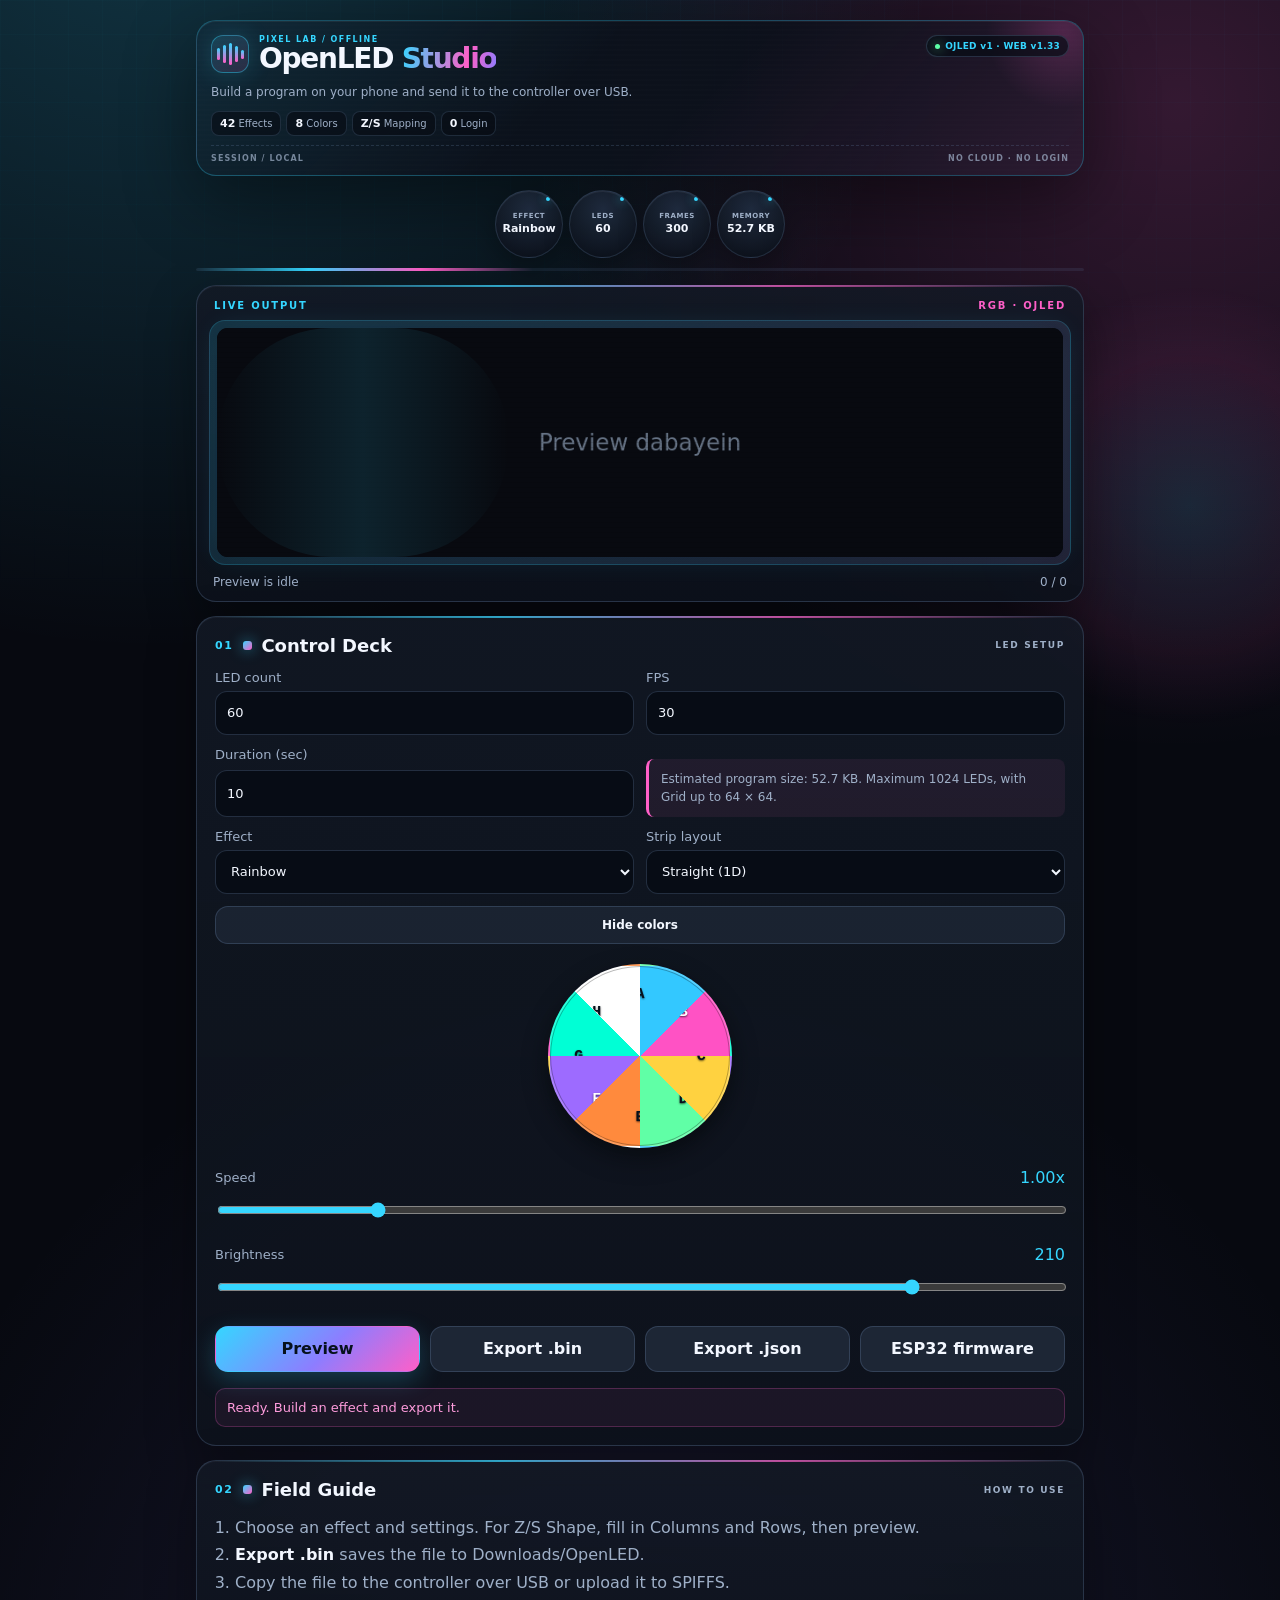
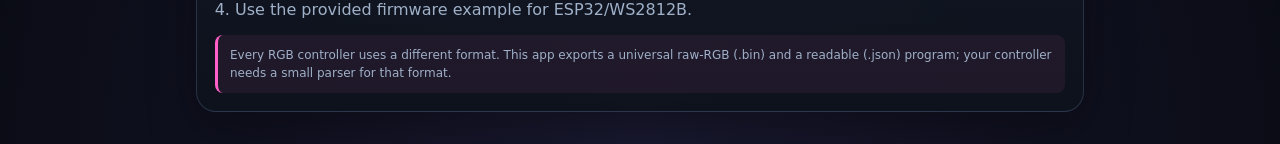
<file: index.html>
<!doctype html>
<html lang="en">
<head>
  <meta charset="utf-8">
  <meta name="viewport" content="width=device-width, initial-scale=1, viewport-fit=cover">
  <meta name="theme-color" content="#070910">
  <title>OpenLED Studio — Free Offline RGB LED Program Designer</title>
  <meta name="description" content="Free offline LED effect studio. Build animated RGB programs on your phone and export OJLED .bin or .json files.">
  <meta name="keywords" content="LED, WS2812B, RGB, LED effects, OJLED, offline LED app, LED program designer, PWA">
  <meta name="robots" content="index, follow, max-image-preview:large">
  <meta name="google-site-verification" content="Swc5teiXD9Dpl1-2vFuk5kB1vmZibPCjsDLADtXdMlU" />
  <link rel="canonical" href="https://rohitprajapati487.github.io/openled-studio/">
  <meta property="og:type" content="website">
  <meta property="og:url" content="https://rohitprajapati487.github.io/openled-studio/">
  <meta property="og:title" content="OpenLED Studio — Free Offline RGB LED Program Designer">
  <meta property="og:description" content="Design animated RGB LED programs offline and export OJLED .bin or .json files.">
  <meta property="og:image" content="https://rohitprajapati487.github.io/openled-studio/icons/icon-512.png">
  <meta property="og:image:width" content="512">
  <meta property="og:image:height" content="512">
  <meta property="og:image:alt" content="OpenLED Studio app icon">
  <meta name="twitter:card" content="summary_large_image">
  <meta name="twitter:title" content="OpenLED Studio — Free Offline RGB LED Program Designer">
  <meta name="twitter:description" content="Design animated RGB LED programs offline and export OJLED .bin or .json files.">
  <meta name="twitter:image" content="https://rohitprajapati487.github.io/openled-studio/icons/icon-512.png">
  <meta name="apple-mobile-web-app-capable" content="yes">
  <meta name="apple-mobile-web-app-status-bar-style" content="black-translucent">
  <link rel="manifest" href="manifest.webmanifest?v=40">
  <link rel="icon" href="icons/icon-192.png">
  <link rel="apple-touch-icon" href="icons/icon-192.png">
  <link rel="stylesheet" href="styles.css?v=40">
  <script type="application/ld+json">
    {
      "@context": "https://schema.org",
      "@type": "WebApplication",
      "name": "OpenLED Studio",
      "url": "https://rohitprajapati487.github.io/openled-studio/",
      "description": "Free offline LED effect studio for building animated RGB programs and exporting OJLED .bin or .json files.",
      "applicationCategory": "MultimediaApplication",
      "operatingSystem": "Any modern web browser",
      "browserRequirements": "Requires JavaScript and Service Workers",
      "isAccessibleForFree": true,
      "offers": {
        "@type": "Offer",
        "price": "0",
        "priceCurrency": "USD"
      },
      "featureList": ["42 effects", "8 colors", "3D text", "OJLED binary export", "JSON export", "Offline PWA"]
    }
  </script>
</head>
<body>
  <main class="app">
    <header class="hero">
      <span class="hero-noise" aria-hidden="true"></span>
      <div class="brand-row">
        <div class="brand">
          <div class="mark" aria-hidden="true"><i></i><i></i><i></i><i></i><i></i></div>
          <div>
            <span class="kicker">PIXEL LAB / OFFLINE</span>
            <h1>OpenLED <em>Studio</em></h1>
          </div>
        </div>
        <span class="badge"><i class="live-dot"></i> OJLED v1 · WEB v1.33</span>
      </div>
      <p class="tagline">Build a program on your phone and send it to the controller over USB.</p>
      <div class="chips" aria-label="App features">
        <span><b>42</b> Effects</span>
        <span><b>8</b> Colors</span>
        <span><b>Z/S</b> Mapping</span>
        <span><b>0</b> Login</span>
      </div>
      <div class="hero-rail"><span>SESSION / LOCAL</span><span>NO CLOUD · NO LOGIN</span></div>
    </header>

    <section class="telemetry" aria-label="Live program stats">
      <div class="stat"><span>Effect</span><strong id="statEffect">Rainbow</strong></div>
      <div class="stat"><span>LEDs</span><strong id="statLeds">60</strong></div>
      <div class="stat"><span>Frames</span><strong id="statFrames">300</strong></div>
      <div class="stat"><span>Memory</span><strong id="statMemory">54.0 KB</strong></div>
    </section>
    <div class="signal-line" aria-hidden="true"><i></i></div>

    <section class="card preview-card">
      <div class="console-label"><span>LIVE OUTPUT</span><span>RGB · OJLED</span></div>
      <div class="screen">
        <canvas id="preview" width="960" height="260"></canvas>
        <span class="scan" aria-hidden="true"></span>
      </div>
      <div class="preview-foot">
        <span id="previewInfo">Preview is idle</span>
        <span id="frameInfo">0 / 0</span>
      </div>
    </section>

    <section class="card">
      <div class="section-head">
        <span class="section-index">01</span>
        <h2>Control Deck</h2>
        <span class="section-tag">LED SETUP</span>
      </div>
      <div class="grid">
        <label>LED count
          <input id="leds" type="number" min="1" max="1024" step="1" value="60" inputmode="numeric">
        </label>
        <label>FPS
          <input id="fps" type="number" min="1" max="60" value="30" inputmode="numeric">
        </label>
        <label>Duration (sec)
          <input id="seconds" type="number" min="1" max="120" value="10" inputmode="numeric">
        </label>
        <p id="sizeInfo" class="note">Estimated program size: 0 B. Maximum 1024 LEDs, with Grid up to 64 × 64.</p>
        <label>Effect
          <select id="effect">
            <option value="STATIC">Static</option>
            <option value="RAINBOW" selected>Rainbow</option>
            <option value="CHASE">Chase</option>
            <option value="BREATHE">Breathe</option>
            <option value="WIPE">Color Wipe</option>
            <option value="SPARKLE">Sparkle</option>
            <option value="WAVE">Wave</option>
            <option value="METEOR">Meteor</option>
            <option value="FIRE">Fire</option>
            <option value="PLASMA">Plasma</option>
            <option value="RIPPLE">Ripple</option>
            <option value="SCANNER">Scanner</option>
            <option value="KALEIDO">Kaleido</option>
            <option value="MATRIX">Matrix</option>
            <option value="AURORA">Aurora</option>
            <option value="LAVA">Lava</option>
            <option value="STROBE">Strobe</option>
            <option value="SPIRAL">Spiral</option>
            <option value="SNOW">Snow</option>
            <option value="CIRCUIT">Circuit</option>
            <option value="SUNRISE">Sunrise</option>
            <option value="THUNDER">Thunder</option>
            <option value="NEON">Neon</option>
            <option value="BOUNCE">Bounce</option>
            <option value="COMET">Comet</option>
            <option value="WATER">Water</option>
            <option value="SMOKE">Smoke</option>
            <option value="RADAR">Radar</option>
            <option value="GRIDWAVE">Gridwave</option>
            <option value="LASER">Laser</option>
            <option value="CLOCK">Clock</option>
            <option value="HEARTBEAT">Heartbeat</option>
            <option value="WIND">Wind</option>
            <option value="VOLCANO">Volcano</option>
            <option value="BUBBLES">Bubbles</option>
            <option value="CHECKER">Checker</option>
            <option value="ZOOM">Zoom</option>
            <option value="DNA">DNA</option>
            <option value="FLAG">Flag</option>
            <option value="GALAXY">Galaxy</option>
            <option value="TRAFFIC">Traffic</option>
            <option value="TEXT3D">3D Name (running text)</option>
            <option value="PIXEL3D">3D Pixel Art (draw your own)</option>
            <option value="CUBE3D">3D Cube (rotating)</option>
            <option value="TUNNEL3D">3D Tunnel (moving)</option>
            <option value="SPHERE3D">3D Sphere (rotating)</option>
            <option value="CUSTOM">Custom (your own effect)</option>
          </select>
        </label>
        <label id="textField" class="hidden">3D Name / Text
          <input id="effectText" type="text" maxlength="24" value="OPENLED" spellcheck="false" autocapitalize="characters" autocomplete="off">
        </label>
        <label id="textDirField" class="hidden">Text direction
          <select id="textDir">
            <option value="RIGHT_LEFT">Right → Left</option>
            <option value="LEFT_RIGHT">Left → Right</option>
            <option value="TOP_BOTTOM">Top → Bottom</option>
            <option value="BOTTOM_TOP">Bottom → Top</option>
          </select>
        </label>
        <label id="textDepthField" class="hidden">3D depth
          <input id="textDepth" type="range" min="1" max="8" value="3">
        </label>
        <label id="textScaleField" class="hidden">Text size
          <input id="textScale" type="range" min="1" max="3" value="1">
        </label>
        <label id="textSpacingField" class="hidden">Letter spacing
          <input id="textSpacing" type="range" min="0" max="3" value="1">
        </label>
        <label id="textOffsetXField" class="hidden">X position
          <input id="textOffsetX" type="range" min="-32" max="32" value="0">
        </label>
        <label id="textOffsetYField" class="hidden">Y position
          <input id="textOffsetY" type="range" min="-32" max="32" value="0">
        </label>
        <p id="textHint" class="hidden note">A-Z, 0-9, space and . ! ? : - are supported. Use direction, X/Y position, depth and size to build the 3D text you want. For full depth, keep Rows 7+ for horizontal and Columns 7+ for vertical.</p>
        <div id="pixelField" class="hidden pixel-wrap">
          <div class="pixel-head">
            <span>3D PIXEL ART</span>
            <span class="pixel-actions">
              <button id="pixelClear" type="button">Clear</button>
              <button id="pixelSample" type="button">Sample</button>
            </span>
          </div>
          <div id="pixelEditor" class="pixel-editor" role="grid" aria-label="3D pixel art editor"></div>
          <input id="pixelPattern" type="hidden" value="">
          <p class="note">Tap or drag cells to draw. Your art is extruded into 3D and exported with the program.</p>
        </div>
        <label>Strip layout
          <select id="layout">
            <option value="LINE">Straight (1D)</option>
            <option value="ZIGZAG_Z">Z Shape</option>
            <option value="SNAKE_S">S Shape</option>
            <option value="GRID">Grid</option>
          </select>
        </label>
        <label id="colsField" class="hidden">Columns
          <input id="cols" type="number" min="1" max="64" step="1" value="10" inputmode="numeric">
        </label>
        <label id="rowsField" class="hidden">Rows
          <input id="rows" type="number" min="1" max="64" step="1" value="8" inputmode="numeric">
        </label>
        <button id="colorsToggle" class="colors-toggle" type="button" aria-controls="colorFields" aria-expanded="true">Hide colors</button>
        <div id="colorFields" class="color-wheel-wrap">
          <div id="colorWheel" class="color-wheel" role="group" aria-label="Colors A to H">
            <label id="swatchA" class="wheel-segment" data-letter="A" title="Color A" aria-label="Color A" style="--x:50%;--y:16%;--ink:#07111c">
              <input id="colorA" type="color" value="#33c8ff" aria-label="Color A">
            </label>
            <label id="swatchB" class="wheel-segment" data-letter="B" title="Color B" aria-label="Color B" style="--x:74%;--y:26%;--ink:#fff">
              <input id="colorB" type="color" value="#ff52c4" aria-label="Color B">
            </label>
            <label id="swatchC" class="wheel-segment" data-letter="C" title="Color C" aria-label="Color C" style="--x:84%;--y:50%;--ink:#07111c">
              <input id="colorC" type="color" value="#ffd240" aria-label="Color C">
            </label>
            <label id="swatchD" class="wheel-segment" data-letter="D" title="Color D" aria-label="Color D" style="--x:74%;--y:74%;--ink:#07111c">
              <input id="colorD" type="color" value="#60ffa6" aria-label="Color D">
            </label>
            <label id="swatchE" class="wheel-segment" data-letter="E" title="Color E" aria-label="Color E" style="--x:50%;--y:84%;--ink:#07111c">
              <input id="colorE" type="color" value="#ff8a3d" aria-label="Color E">
            </label>
            <label id="swatchF" class="wheel-segment" data-letter="F" title="Color F" aria-label="Color F" style="--x:26%;--y:74%;--ink:#fff">
              <input id="colorF" type="color" value="#9d6bff" aria-label="Color F">
            </label>
            <label id="swatchG" class="wheel-segment" data-letter="G" title="Color G" aria-label="Color G" style="--x:16%;--y:50%;--ink:#07111c">
              <input id="colorG" type="color" value="#00ffd5" aria-label="Color G">
            </label>
            <label id="swatchH" class="wheel-segment" data-letter="H" title="Color H" aria-label="Color H" style="--x:26%;--y:26%;--ink:#07111c">
              <input id="colorH" type="color" value="#ffffff" aria-label="Color H">
            </label>
          </div>
        </div>
        <label id="customField" class="hidden">Custom formula
          <textarea id="customCode" rows="4" spellcheck="false" autocapitalize="off" autocomplete="off">palette([a,b,c,d,e,f,g,h], x + y*0.35 - t*0.12)</textarea>
        </label>
        <div id="customPresets" class="hidden preset-row">
          <button type="button" data-preset="0">Rainbow</button>
          <button type="button" data-preset="1">Pulse</button>
          <button type="button" data-preset="2">Spark</button>
          <button type="button" data-preset="3">DIY</button>
        </div>
        <p id="customHint" class="hidden note">Variables: i, x, y, n, t, frame, fps, a, b, c, d, e, f, g, h. Helpers: sin, cos, abs, min, max, floor, sqrt, mix(a,b,v), palette(colors,p), hsv(h,s,v), random(). Output [r,g,b] or a 0-255 number.</p>
      </div>

      <div class="slider-row">
        <div class="slider-head">
          <label for="speed">Speed</label>
          <output id="speedOut">1.00x</output>
        </div>
        <input id="speed" type="range" min="10" max="500" value="100">
      </div>

      <div class="slider-row">
        <div class="slider-head">
          <label for="brightness">Brightness</label>
          <output id="brightnessOut">210</output>
        </div>
        <input id="brightness" type="range" min="0" max="255" value="210">
      </div>

      <div class="actions">
        <button id="previewBtn" class="primary" type="button">Preview</button>
        <button id="binBtn" type="button">Export .bin</button>
        <button id="jsonBtn" type="button">Export .json</button>
        <a id="firmwareLink" class="ghost" href="firmware/esp32_ws2812b.ino" download>ESP32 firmware</a>
      </div>

      <p id="status" class="status" role="status">Ready. Build an effect and export it.</p>
    </section>

    <section class="card help">
      <div class="section-head">
        <span class="section-index">02</span>
        <h2>Field Guide</h2>
        <span class="section-tag">HOW TO USE</span>
      </div>
      <ol>
        <li>Choose an effect and settings. For Z/S Shape, fill in Columns and Rows, then preview.</li>
        <li><b>Export .bin</b> saves the file to Downloads/OpenLED.</li>
        <li>Copy the file to the controller over USB or upload it to SPIFFS.</li>
        <li>Use the provided firmware example for ESP32/WS2812B.</li>
      </ol>
      <p class="note">Every RGB controller uses a different format. This app exports a universal raw-RGB (.bin) and a readable (.json) program; your controller needs a small parser for that format.</p>
    </section>
  </main>
  <script src="app.js?v=40"></script>
</body>
</html>
</file>
<file: styles.css>
:root {
  color-scheme: dark;
  --bg: #070910;
  --card: rgba(19, 25, 37, 0.86);
  --card-2: rgba(13, 18, 28, 0.92);
  --text: #f3f7ff;
  --muted: #9fb0c8;
  --accent: #35d6ff;
  --accent-2: #ff5fc8;
  --accent-3: #8d7dff;
  --border: rgba(112, 143, 184, 0.26);
}

* {
  box-sizing: border-box;
}

html,
body {
  margin: 0;
  min-height: 100%;
  background:
    radial-gradient(circle at 12% -8%, rgba(53, 214, 255, 0.22), transparent 36%),
    radial-gradient(circle at 92% 6%, rgba(255, 95, 200, 0.18), transparent 32%),
    radial-gradient(circle at 50% 100%, rgba(141, 125, 255, 0.14), transparent 42%),
    var(--bg);
  color: var(--text);
  font-family: system-ui, -apple-system, "Segoe UI", Roboto, sans-serif;
}

body::before {
  content: "";
  position: fixed;
  inset: 0;
  pointer-events: none;
  opacity: 0.28;
  background-image:
    linear-gradient(rgba(53, 214, 255, 0.08) 1px, transparent 1px),
    linear-gradient(90deg, rgba(53, 214, 255, 0.08) 1px, transparent 1px);
  background-size: 34px 34px;
  mask-image: linear-gradient(to bottom, #000, transparent 78%);
}

body::after {
  content: "";
  position: fixed;
  width: 34vw;
  height: 34vw;
  min-width: 260px;
  min-height: 260px;
  right: -10vw;
  top: 32vh;
  pointer-events: none;
  border-radius: 50%;
  background: radial-gradient(circle, rgba(53, 214, 255, 0.12), rgba(255, 95, 200, 0.06) 48%, transparent 72%);
}

.app {
  position: relative;
  z-index: 1;
  width: min(920px, 100%);
  margin: 0 auto;
  padding: 20px 16px calc(32px + env(safe-area-inset-bottom));
}

.hero {
  position: relative;
  overflow: hidden;
  padding: 14px 14px 12px;
  border: 1px solid rgba(53, 214, 255, 0.28);
  border-radius: 20px;
  background:
    linear-gradient(135deg, rgba(53, 214, 255, 0.12), transparent 42%),
    linear-gradient(315deg, rgba(255, 95, 200, 0.12), transparent 44%),
    rgba(12, 17, 27, 0.88);
  box-shadow: 0 24px 70px rgba(0, 0, 0, 0.42), inset 0 1px rgba(255, 255, 255, 0.06);
}

.hero::after {
  content: "";
  position: absolute;
  width: 160px;
  height: 160px;
  right: -60px;
  top: -70px;
  border-radius: 50%;
  background: radial-gradient(circle, rgba(255, 95, 200, 0.2), transparent 68%);
}

.hero-noise {
  position: absolute;
  inset: 0;
  pointer-events: none;
  opacity: 0.22;
  background: repeating-linear-gradient(
    to bottom,
    transparent 0,
    transparent 3px,
    rgba(255, 255, 255, 0.06) 4px,
    transparent 5px
  );
}

.brand-row {
  position: relative;
  z-index: 1;
  display: flex;
  align-items: flex-start;
  justify-content: space-between;
  gap: 16px;
}

.brand {
  display: flex;
  align-items: center;
  gap: 10px;
}

.mark {
  width: 38px;
  height: 38px;
  flex: none;
  display: flex;
  align-items: center;
  justify-content: center;
  gap: 3px;
  border: 1px solid rgba(53, 214, 255, 0.4);
  border-radius: 12px;
  background: linear-gradient(145deg, rgba(53, 214, 255, 0.16), rgba(255, 95, 200, 0.12));
  box-shadow: 0 0 24px rgba(53, 214, 255, 0.18);
}

.mark i {
  width: 3px;
  height: 12px;
  border-radius: 4px;
  background: linear-gradient(to top, var(--accent-2), var(--accent));
  animation: level 1.1s ease-in-out infinite alternate;
}

.mark i:nth-child(2) { animation-delay: 0.14s; height: 18px; }
.mark i:nth-child(3) { animation-delay: 0.28s; height: 22px; }
.mark i:nth-child(4) { animation-delay: 0.42s; height: 16px; }
.mark i:nth-child(5) { animation-delay: 0.56s; height: 9px; }

.kicker {
  display: block;
  margin-bottom: 1px;
  color: var(--accent);
  font-size: 8px;
  font-weight: 800;
  letter-spacing: 0.18em;
}

h1 {
  margin: 0;
  font-size: clamp(21px, 5vw, 28px);
  font-weight: 850;
  letter-spacing: -0.045em;
  line-height: 1.02;
}

h1 em {
  font-style: normal;
  background: linear-gradient(100deg, var(--accent), var(--accent-2) 70%, var(--accent-3));
  -webkit-background-clip: text;
  background-clip: text;
  color: transparent;
}

h2 {
  display: flex;
  align-items: center;
  gap: 9px;
  margin: 0 0 14px;
  font-size: 18px;
  color: var(--text);
}

h2::before {
  content: "";
  width: 9px;
  height: 9px;
  flex: none;
  border-radius: 3px;
  background: linear-gradient(135deg, var(--accent), var(--accent-2));
  box-shadow: 0 0 14px rgba(53, 214, 255, 0.6);
}

p {
  margin: 6px 0 0;
  color: var(--muted);
  line-height: 1.5;
}

.tagline {
  position: relative;
  z-index: 1;
  margin-top: 9px;
  font-size: 12px;
}

.badge {
  position: relative;
  z-index: 1;
  flex: none;
  display: inline-flex;
  align-items: center;
  gap: 5px;
  padding: 5px 8px;
  border: 1px solid var(--border);
  border-radius: 999px;
  color: var(--accent);
  font-size: 9px;
  font-weight: 750;
  letter-spacing: 0.03em;
  background: rgba(8, 13, 21, 0.72);
}

.live-dot {
  width: 5px;
  height: 5px;
  border-radius: 50%;
  background: #5dffa6;
  box-shadow: 0 0 12px #5dffa6;
  animation: blink 1.6s ease-in-out infinite;
}

.chips {
  position: relative;
  z-index: 1;
  display: flex;
  flex-wrap: wrap;
  gap: 5px;
  margin-top: 10px;
}

.chips span {
  padding: 5px 8px;
  border: 1px solid rgba(112, 143, 184, 0.22);
  border-radius: 8px;
  background: rgba(7, 11, 18, 0.58);
  color: var(--muted);
  font-size: 10px;
}

.chips b {
  color: var(--text);
  font-size: 11px;
}

.hero-rail {
  position: relative;
  z-index: 1;
  display: flex;
  justify-content: space-between;
  gap: 10px;
  margin-top: 9px;
  padding-top: 8px;
  border-top: 1px dashed rgba(112, 143, 184, 0.22);
  color: rgba(159, 176, 200, 0.72);
  font-size: 8px;
  font-weight: 800;
  letter-spacing: 0.14em;
}

.telemetry {
  display: flex;
  flex-wrap: nowrap;
  justify-content: center;
  gap: 6px;
  margin-top: 14px;
}

.stat {
  position: relative;
  display: flex;
  flex-direction: column;
  align-items: center;
  justify-content: center;
  gap: 2px;
  width: clamp(58px, 16vw, 68px);

  height: clamp(58px, 16vw, 68px);
  min-height: 0;
  padding: 8px 5px;
  overflow: hidden;
  border: 1px solid rgba(112, 143, 184, 0.22);
  border-radius: 50%;
  background: radial-gradient(circle at 50% 28%, rgba(31, 43, 62, 0.96), rgba(9, 13, 21, 0.92));
  box-shadow: inset 0 1px rgba(255, 255, 255, 0.06), 0 10px 26px rgba(0, 0, 0, 0.28);
  text-align: center;
}

.stat::after {
  content: "";
  position: absolute;
  top: 6px;
  right: 12px;
  width: 4px;
  height: 4px;
  border-radius: 50%;
  background: var(--accent);
  box-shadow: 0 0 10px var(--accent);
}

.stat span {
  display: block;
  color: var(--muted);
  font-size: 7px;
  font-weight: 800;
  letter-spacing: 0.08em;
  text-transform: uppercase;
}

.stat strong {
  display: block;
  max-width: 100%;
  overflow: hidden;
  color: var(--text);
  font-size: clamp(9px, 2.3vw, 11px);
  font-variant-numeric: tabular-nums;
  text-overflow: ellipsis;
  white-space: nowrap;
}

.signal-line {
  height: 3px;
  margin-top: 10px;
  overflow: hidden;
  border-radius: 999px;
  background: rgba(112, 143, 184, 0.14);
}

.signal-line i {
  display: block;
  width: 38%;
  height: 100%;
  border-radius: inherit;
  background: linear-gradient(90deg, transparent, var(--accent), var(--accent-2), transparent);
  animation: signal 4.5s linear infinite;
}

.section-head {
  display: flex;
  align-items: center;
  gap: 10px;
  margin-bottom: 14px;
}

.section-head h2 {
  margin: 0;
}

.section-index {
  color: var(--accent);
  font-size: 11px;
  font-weight: 900;
  letter-spacing: 0.14em;
}

.section-tag {
  margin-left: auto;
  color: var(--muted);
  font-size: 9px;
  font-weight: 800;
  letter-spacing: 0.18em;
}

.card {
  position: relative;
  margin-top: 14px;
  padding: 18px;
  border: 1px solid var(--border);
  border-radius: 20px;
  background: linear-gradient(180deg, var(--card), var(--card-2));
  box-shadow: 0 18px 48px rgba(0, 0, 0, 0.34), inset 0 1px rgba(255, 255, 255, 0.04);
}

.card::before {
  content: "";
  position: absolute;
  left: 20px;
  right: 20px;
  top: -1px;
  height: 2px;
  border-radius: 2px;
  background: linear-gradient(90deg, transparent, var(--accent), var(--accent-2), transparent);
  opacity: 0.7;
}

.preview-card {
  padding: 12px;
}

.console-label {
  display: flex;
  justify-content: space-between;
  gap: 10px;
  padding: 2px 5px 9px;
  color: var(--accent);
  font-size: 10px;
  font-weight: 800;
  letter-spacing: 0.18em;
}

.console-label span:last-child {
  color: var(--accent-2);
}

.screen {
  position: relative;
  padding: 7px;
  border: 1px solid rgba(53, 214, 255, 0.22);
  border-radius: 16px;
  background: linear-gradient(135deg, rgba(53, 214, 255, 0.09), rgba(255, 95, 200, 0.08));
  box-shadow: inset 0 0 20px rgba(53, 214, 255, 0.08);
}

.scan {
  position: absolute;
  inset: 7px;
  pointer-events: none;
  border-radius: 11px;
  background: repeating-linear-gradient(
    to bottom,
    transparent 0,
    transparent 4px,
    rgba(0, 0, 0, 0.22) 5px
  );
}

.screen::after {
  content: "";
  position: absolute;
  top: 7px;
  bottom: 7px;
  left: 7px;
  width: 34%;
  pointer-events: none;
  border-radius: 999px;
  background: linear-gradient(90deg, transparent, rgba(53, 214, 255, 0.12), transparent);
  animation: sweep 8s ease-in-out infinite;
}

canvas {
  display: block;
  width: 100%;
  height: auto;
  border-radius: 11px;
  background: #05070c;
  box-shadow: 0 0 28px rgba(53, 214, 255, 0.12);
}

.preview-foot {
  display: flex;
  justify-content: space-between;
  gap: 12px;
  padding: 10px 4px 0;
  color: var(--muted);
  font-size: 12px;
  font-variant-numeric: tabular-nums;
}

.grid {
  display: grid;
  grid-template-columns: repeat(2, minmax(0, 1fr));
  gap: 12px;
}

label {
  display: grid;
  gap: 6px;
  color: var(--muted);
  font-size: 13px;
}

input,
select {
  width: 100%;
  min-height: 44px;
  padding: 9px 11px;
  border: 1px solid var(--border);
  border-radius: 12px;
  background: rgba(7, 12, 20, 0.82);
  color: var(--text);
  font: inherit;
  outline: none;
  transition: border-color 0.16s, box-shadow 0.16s, transform 0.16s;
}

input:focus,
select:focus {
  border-color: var(--accent);
  box-shadow: 0 0 0 3px rgba(53, 214, 255, 0.16);
  transform: translateY(-1px);
}

textarea {
  width: 100%;
  min-height: 92px;
  padding: 10px 11px;
  border: 1px solid var(--border);
  border-radius: 12px;
  background: rgba(5, 9, 16, 0.9);
  color: var(--accent);
  font: 13px/1.5 ui-monospace, SFMono-Regular, Menlo, Consolas, monospace;
  resize: vertical;
  outline: none;
  transition: border-color 0.16s, box-shadow 0.16s;
}

textarea:focus {
  border-color: var(--accent);
  box-shadow: 0 0 0 3px rgba(53, 214, 255, 0.16);
}

.preset-row {
  display: grid;
  grid-template-columns: repeat(4, minmax(0, 1fr));
  gap: 8px;
  margin-top: 10px;
}

.preset-row button {
  min-height: 36px;
  font-size: 12px;
  background: rgba(32, 42, 57, 0.86);
}

.colors-toggle {
  grid-column: 1 / -1;
  min-height: 38px;
  font-size: 12px;
  background: rgba(32, 42, 57, 0.7);
}

.color-wheel-wrap {
  grid-column: 1 / -1;
  display: flex;
  justify-content: center;
  padding: 8px 0 4px;
}

.color-wheel {
  position: relative;
  width: 184px;
  height: 184px;
  border: 2px solid rgba(255, 255, 255, 0.16);
  border-radius: 50%;
  background: conic-gradient(
    var(--c0, #33c8ff) 0deg 45deg,
    var(--c1, #ff52c4) 45deg 90deg,
    var(--c2, #ffd240) 90deg 135deg,
    var(--c3, #60ffa6) 135deg 180deg,
    var(--c4, #ff8a3d) 180deg 225deg,
    var(--c5, #9d6bff) 225deg 270deg,
    var(--c6, #00ffd5) 270deg 315deg,
    var(--c7, #ffffff) 315deg 360deg
  );
  box-shadow: 0 10px 26px rgba(0, 0, 0, 0.42), inset 0 0 0 1px rgba(0, 0, 0, 0.28);
}

.wheel-segment {
  position: absolute;
  inset: 0;
  display: block;
  cursor: pointer;
  transition: filter 0.16s;
}

.wheel-segment::after {
  content: attr(data-letter);
  position: absolute;
  left: var(--x);
  top: var(--y);
  transform: translate(-50%, -50%);
  color: var(--ink, #fff);
  font: 800 15px/1 ui-monospace, SFMono-Regular, Menlo, Consolas, monospace;
  text-shadow: 0 1px 2px rgba(0, 0, 0, 0.65);
  pointer-events: none;
}

.wheel-segment:nth-child(1) { clip-path: polygon(50% 50%, 50% 0%, 69% 4%, 85% 15%); }
.wheel-segment:nth-child(2) { clip-path: polygon(50% 50%, 85% 15%, 96% 31%, 100% 50%); }
.wheel-segment:nth-child(3) { clip-path: polygon(50% 50%, 100% 50%, 96% 69%, 85% 85%); }
.wheel-segment:nth-child(4) { clip-path: polygon(50% 50%, 85% 85%, 69% 96%, 50% 100%); }
.wheel-segment:nth-child(5) { clip-path: polygon(50% 50%, 50% 100%, 31% 96%, 15% 85%); }
.wheel-segment:nth-child(6) { clip-path: polygon(50% 50%, 15% 85%, 4% 69%, 0% 50%); }
.wheel-segment:nth-child(7) { clip-path: polygon(50% 50%, 0% 50%, 4% 31%, 15% 15%); }
.wheel-segment:nth-child(8) { clip-path: polygon(50% 50%, 15% 15%, 31% 4%, 50% 0%); }

.wheel-segment:hover,
.wheel-segment:focus-within {
  filter: brightness(1.14);
}

.wheel-segment input[type="color"] {
  position: absolute;
  inset: 0;
  width: 100%;
  height: 100%;
  min-height: 0;
  padding: 0;
  border: 0;
  opacity: 0;
  cursor: pointer;
}

input[type="range"] {
  min-height: 30px;
  padding: 0;
  border: 0;
  background: transparent;
  accent-color: var(--accent);
  box-shadow: none;
}

input[type="range"]:focus {
  transform: none;
  box-shadow: none;
}

.slider-row {
  margin-top: 16px;
}

.slider-head {
  display: flex;
  justify-content: space-between;
  align-items: center;
  margin-bottom: 6px;
}

output {
  color: var(--accent);
  font-variant-numeric: tabular-nums;
}

.actions {
  display: grid;
  grid-template-columns: repeat(4, minmax(0, 1fr));
  gap: 10px;
  margin-top: 20px;
}

button,
.ghost {
  min-height: 46px;
  border: 1px solid var(--border);
  border-radius: 13px;
  background: rgba(32, 42, 57, 0.88);
  color: var(--text);
  font: inherit;
  font-weight: 700;
  cursor: pointer;
  display: inline-flex;
  align-items: center;
  justify-content: center;
  text-decoration: none;
  text-align: center;
  transition: transform 0.14s, border-color 0.14s, box-shadow 0.14s;
}

button:hover,
.ghost:hover {
  border-color: var(--accent);
  transform: translateY(-1px);
}

button.primary {
  border-color: transparent;
  background: linear-gradient(135deg, var(--accent), var(--accent-3) 55%, var(--accent-2));
  color: #06111c;
  box-shadow: 0 8px 24px rgba(53, 214, 255, 0.22);
}

.status {
  min-height: 22px;
  margin-top: 16px;
  padding: 9px 11px;
  border: 1px solid rgba(255, 95, 200, 0.24);
  border-radius: 10px;
  background: rgba(255, 95, 200, 0.06);
  color: #ff9cdd;
  font-size: 13px;
}

.help ol {
  margin: 0;
  padding-left: 20px;
  color: var(--muted);
  line-height: 1.7;
}

.help b {
  color: var(--text);
}

.pixel-wrap {
  grid-column: 1 / -1;
  padding: 12px;
  border: 1px solid var(--border);
  border-radius: 14px;
  background: rgba(7, 12, 20, 0.72);
}

.pixel-head {
  display: flex;
  align-items: center;
  justify-content: space-between;
  gap: 10px;
  margin-bottom: 10px;
  color: var(--muted);
  font-size: 12px;
  font-weight: 800;
  letter-spacing: 0.08em;
}

.pixel-actions {
  display: flex;
  gap: 8px;
}

.pixel-actions button {
  min-height: 32px;
  padding: 0 12px;
  border-radius: 10px;
  font-size: 12px;
}

.pixel-editor {
  display: grid;
  grid-template-columns: repeat(12, minmax(0, 1fr));
  gap: 4px;
}

.pixel-cell {
  min-height: 0;
  aspect-ratio: 1;
  padding: 0;
  border: 1px solid rgba(255, 255, 255, 0.08);
  border-radius: 5px;
  background: rgba(21, 29, 42, 0.92);
  box-shadow: none;
  touch-action: none;
}

.pixel-cell:hover {
  transform: none;
  border-color: var(--accent);
}

.pixel-cell.on {
  border-color: rgba(255, 255, 255, 0.35);
  background: linear-gradient(135deg, var(--accent), var(--accent-2));
  box-shadow: inset 0 0 0 1px rgba(255, 255, 255, 0.2);
}

.hidden {
  display: none;
}

.note {
  margin-top: 12px;
  padding: 11px 12px;
  border-left: 3px solid var(--accent-2);
  border-radius: 8px;
  background: rgba(255, 95, 200, 0.07);
  font-size: 12px;
}

@keyframes level {
  from { transform: scaleY(0.45); opacity: 0.65; }
  to { transform: scaleY(1); opacity: 1; }
}

@keyframes blink {
  0%, 100% { opacity: 1; }
  50% { opacity: 0.35; }
}

@keyframes drift {
  from { transform: translate3d(-4vw, -3vh, 0) scale(1); }
  to { transform: translate3d(6vw, 5vh, 0) scale(1.14); }
}

@keyframes signal {
  from { transform: translateX(-110%); }
  to { transform: translateX(370%); }
}

@keyframes sweep {
  0%, 100% { transform: translateX(-30%); opacity: 0.35; }
  50% { transform: translateX(320%); opacity: 1; }
}

@media (max-width: 620px) {
  body::after,
  .screen::after {
    display: none;
  }

  .hero::after,
  .signal-line i,
  .mark i,
  .live-dot {
    animation: none;
  }

  .app {
    padding: 14px 12px calc(28px + env(safe-area-inset-bottom));
  }

  .hero {
    padding: 12px 12px 10px;
    border-radius: 18px;
  }

  .brand {
    gap: 8px;
  }

  .mark {
    width: 34px;
    height: 34px;
    border-radius: 10px;
  }

  .badge {
    font-size: 8px;
    padding: 4px 7px;
  }

  .chips span {
    flex: 1 1 auto;
    text-align: center;
  }

  .grid,
  .actions {
    grid-template-columns: repeat(2, minmax(0, 1fr));
  }

  .card {
    padding: 15px;
    border-radius: 17px;
  }

  .preview-card {
    padding: 10px;
  }
}

@media (prefers-reduced-motion: reduce) {
  .mark i,
  .live-dot,
  body::after,
  .signal-line i,
  .screen::after {
    animation: none;
  }

  input,
  select,
  textarea,
  button,
  .ghost {
    transition: none;
  }
}
</file>
